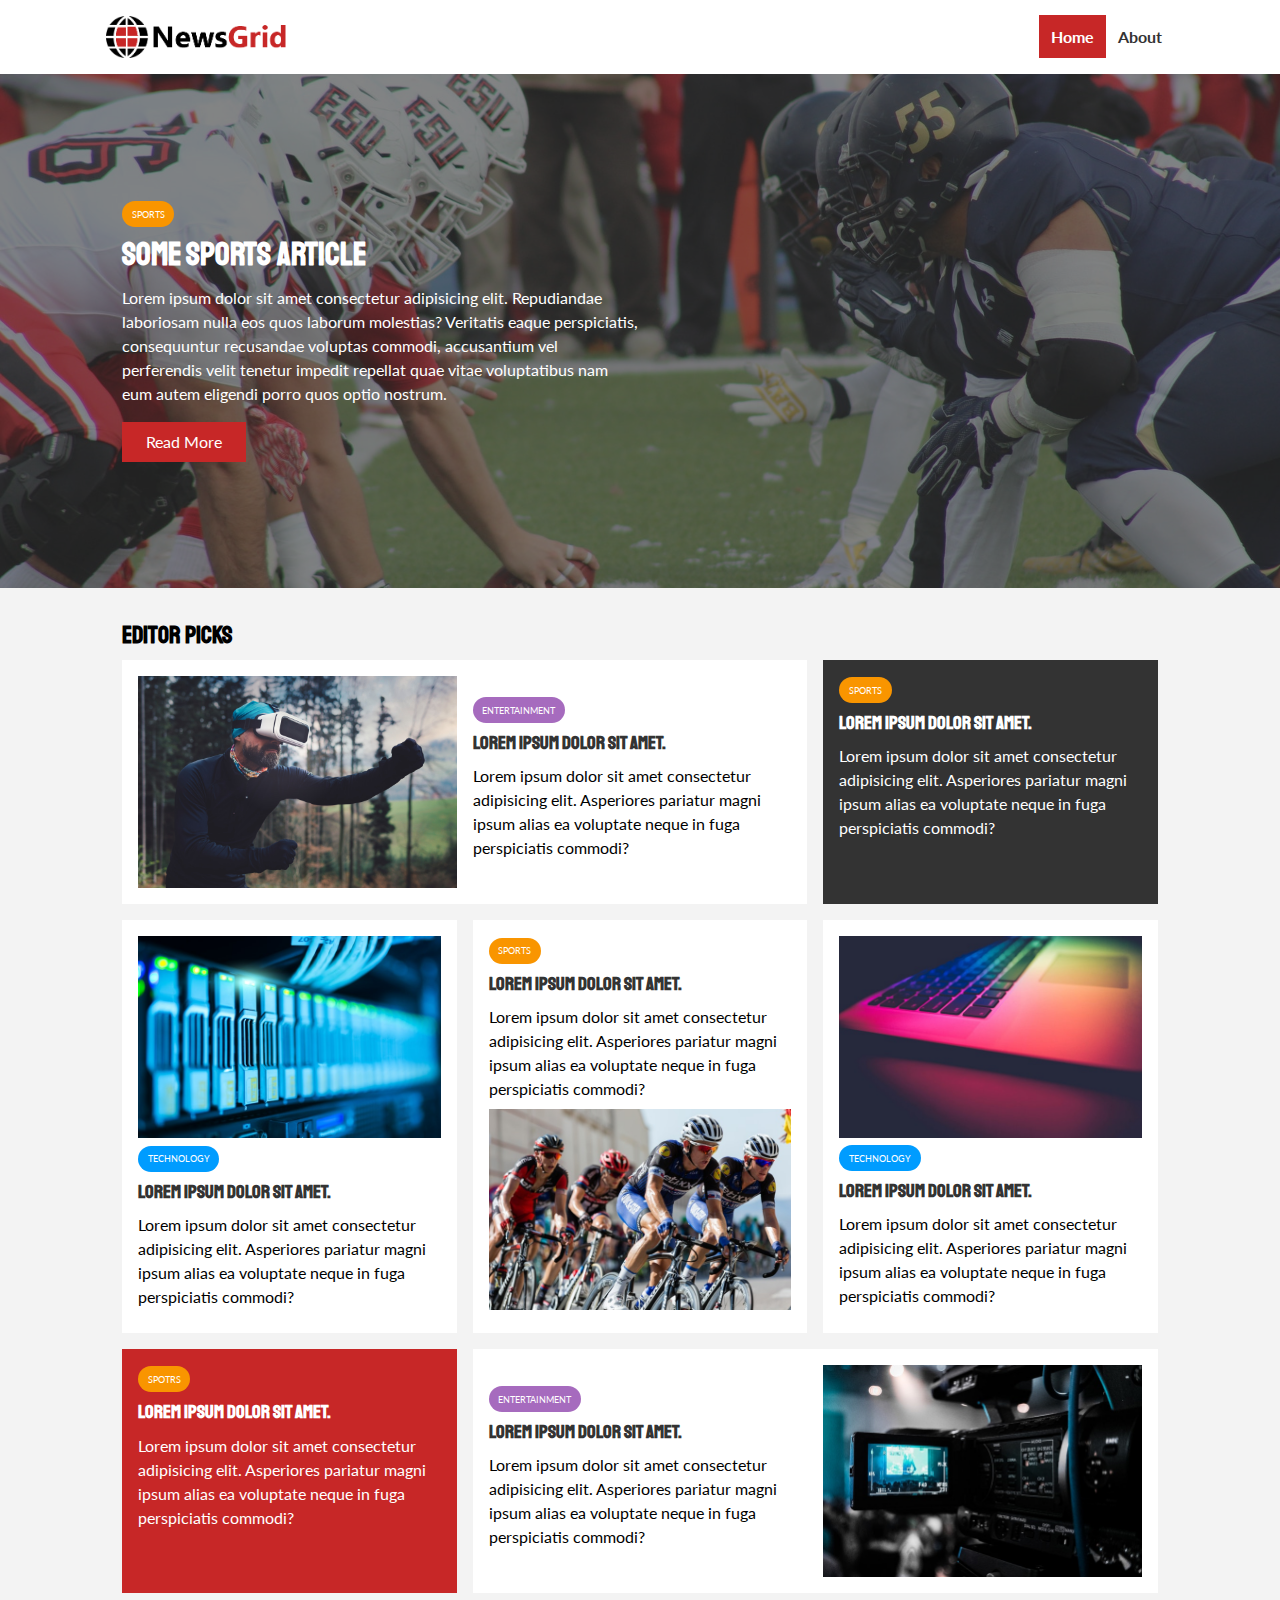
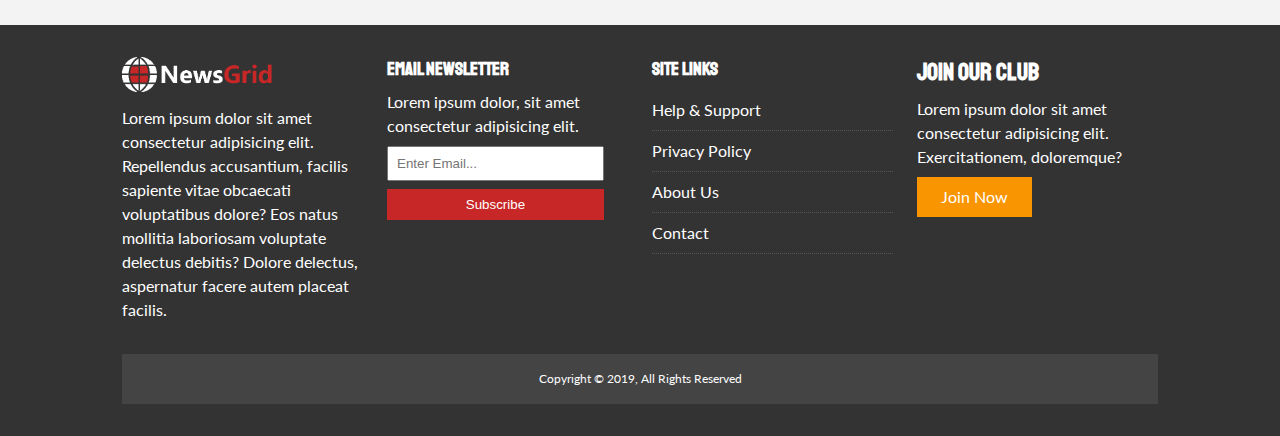
<file: index.html>
<!DOCTYPE html>
<html lang="en">
<head>
    <meta charset="UTF-8">
    <meta name="viewport" content="width=device-width, initial-scale=1.0">
    <meta http-equiv="X-UA-Compatible" content="ie=edge">
    <link rel="stylesheet" href="https://use.fontawesome.com/releases/v5.8.1/css/all.css" integrity="sha384-50oBUHEmvpQ+1lW4y57PTFmhCaXp0ML5d60M1M7uH2+nqUivzIebhndOJK28anvf" crossorigin="anonymous">
    <link href="https://fonts.googleapis.com/css?family=Lato|Staatliches" rel="stylesheet">
    <link rel="stylesheet" href="CSS/style.css">
    <link rel="stylesheet" media="screen and (max-width: 768px)" href="CSS/mobile.css">
    <link rel="shortcut icon" type="image/x-icon" href="favicon.ico">
    <title>NewsGrid | Latest News</title>
</head>
<body>
    <nav id="main-nav">
        <div class="container">
            <img src="img/logo.png" alt="NewsGrid" class="logo">
            <div class="social">
                <a href="http://facebook.com" target="_blank"><i class="fab fa-facebook fa-2x"></i></a>
                <a href="http://twitter.com" target="_blank"><i class="fab fa-twitter fa-2x"></i></a>
                <a href="http://instagram.com" target="_blank"><i class="fab fa-instagram fa-2x"></i></a>
                <a href="http://youtube.com" target="_blank"><i class="fab fa-youtube fa-2x"></i></a>
            </div>
            <ul>
                <li><a class="current" href="index.html">Home</a></li>
                <li><a href="about.html">About</a></li>
            </ul>
        </div>
    </nav>

    <!-- Showcase -->
    <header id="showcase">
        <div class="container">
            <div class="showcase-container">
                <div class="showcase-content">
                    <div class="category category-sports">Sports</div>
                    <h1>Some Sports Article</h1>
                    <p>Lorem ipsum dolor sit amet consectetur adipisicing elit. Repudiandae laboriosam nulla eos quos laborum molestias? Veritatis eaque perspiciatis, consequuntur recusandae voluptas commodi, accusantium vel perferendis velit tenetur impedit repellat quae vitae voluptatibus nam eum autem eligendi porro quos optio nostrum.</p>
                    <a href="article.html" class="btn btn-primary">Read More</a>
                </div>
            </div>
        </div>
    </header>

    <!-- Home Articles -->
    <section id="home-articles" class="py-2">
        <div class="container">
            <h2>Editor Picks</h2>
            <div class="articles-container">
                <article class="card">
                    <img src="img/articles/ent1.jpg" alt="">
                    <div>
                        <div class="category category-ent">Entertainment</div>
                        <h3>
                            <a href="article.html">Lorem ipsum dolor sit amet.</a>
                        </h3>
                        <p>Lorem ipsum dolor sit amet consectetur adipisicing elit. Asperiores pariatur magni ipsum alias ea voluptate neque in fuga perspiciatis commodi?</p>
                    </div>
                </article>
                <article class="card bg-dark">
                    <div class="category category-sports">Sports</div>
                    <h3>
                        <a href="article.html">Lorem ipsum dolor sit amet.</a>
                    </h3>
                    <p>Lorem ipsum dolor sit amet consectetur adipisicing elit. Asperiores pariatur magni ipsum alias ea voluptate neque in fuga perspiciatis commodi?</p>
                    </article>
                <article class="card">
                    <img src="/img/articles/tech1.jpg" alt="">
                    <div class="category category-tech">Technology</div>
                    <h3>
                        <a href="article.html">Lorem ipsum dolor sit amet.</a>
                    </h3>
                    <p>Lorem ipsum dolor sit amet consectetur adipisicing elit. Asperiores pariatur magni ipsum alias ea voluptate neque in fuga perspiciatis commodi?</p>
                </article>
                <article class="card">
                    <div class="category category-sports">Sports</div>
                    <h3>
                        <a href="article.html">Lorem ipsum dolor sit amet.</a>
                    </h3>
                    <p>Lorem ipsum dolor sit amet consectetur adipisicing elit. Asperiores pariatur magni ipsum alias ea voluptate neque in fuga perspiciatis commodi?</p>
                    <img src="/img/articles/sports1.jpg" alt="">
                </article>
                <article class="card">
                        <img src="/img/articles/tech2.jpg" alt="">
                    <div class="category category-tech">Technology</div>
                    <h3>
                        <a href="article.html">Lorem ipsum dolor sit amet.</a>
                    </h3>
                    <p>Lorem ipsum dolor sit amet consectetur adipisicing elit. Asperiores pariatur magni ipsum alias ea voluptate neque in fuga perspiciatis commodi?</p>
                </article>
                <article class="card bg-primary">
                    <div class="category category-sports">Spotrs</div>
                    <h3>
                        <a href="article.html">Lorem ipsum dolor sit amet.</a>
                    </h3>
                    <p>Lorem ipsum dolor sit amet consectetur adipisicing elit. Asperiores pariatur magni ipsum alias ea voluptate neque in fuga perspiciatis commodi?</p>
                </article>
                <article class="card">
                    <div>
                        <div class="category category-ent">Entertainment</div>
                        <h3>
                            <a href="article.html">Lorem ipsum dolor sit amet.</a>
                        </h3>
                        <p>Lorem ipsum dolor sit amet consectetur adipisicing elit. Asperiores pariatur magni ipsum alias ea voluptate neque in fuga perspiciatis commodi?</p>
                    </div>
                    <img src="img/articles/ent2.jpg" alt="">
                </article>
            </div>
        </div>
    </section>

    <!-- footer -->
    <footer id="main-footer" class="py-2">
        <div class="container footer-container">
            <div>
                <img src="img/logo_light.png" alt="NewsGrid">
                <p>Lorem ipsum dolor sit amet consectetur adipisicing elit. Repellendus accusantium, facilis sapiente vitae obcaecati voluptatibus dolore? Eos natus mollitia laboriosam voluptate delectus debitis? Dolore delectus, aspernatur facere autem placeat facilis.</p>
            </div>
            <div>
                <h3>Email Newsletter</h3>
                <p>Lorem ipsum dolor, sit amet consectetur adipisicing elit.</p>
                <form>
                    <input type="email" placeholder="Enter Email...">
                    <input type="submit" value="Subscribe" class="btn btn-primary">
                </form>
            </div>
            <div>
                <h3>Site Links</h3>
                <ul class="list">
                    <li><a href="#">Help & Support</a></li>
                    <li><a href="#">Privacy Policy</a></li>
                    <li><a href="#">About Us</a></li>
                    <li><a href="#">Contact</a></li>
                </ul>
            </div>
            <div>
                <h2>Join Our Club</h2>
                <p>Lorem ipsum dolor sit amet consectetur adipisicing elit. Exercitationem, doloremque?</p>
                <a href="" class="btn btn-secondary">Join Now</a>
            </div>
            <div>
                <p>Copyright &copy; 2019, All Rights Reserved</p>
            </div>
        </div>
    </footer>
</body>
</html>
</file>
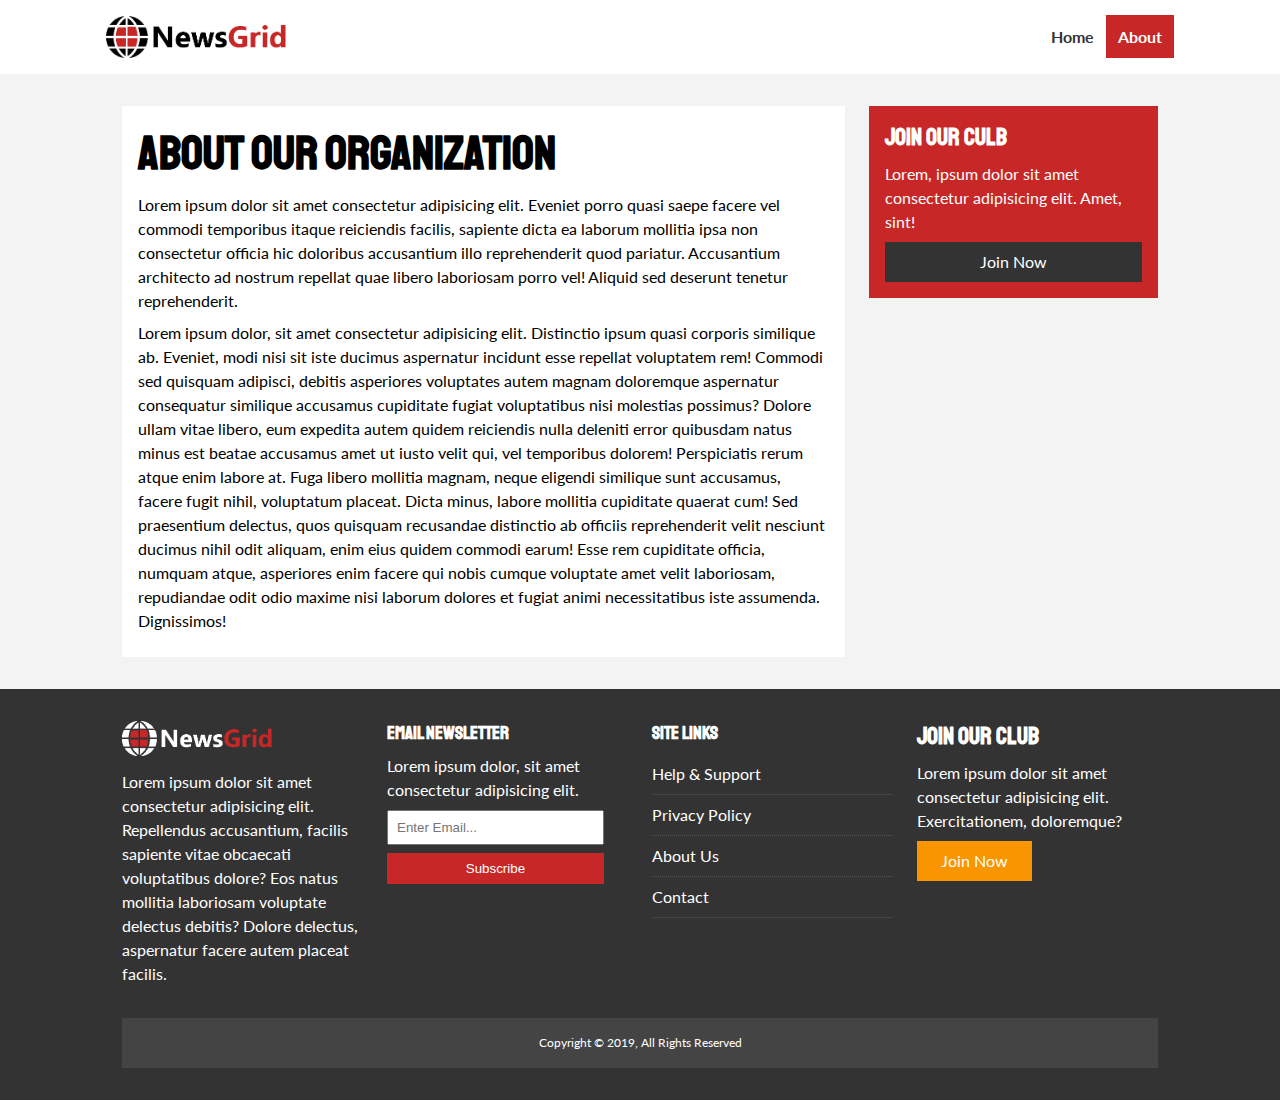
<file: about.html>
<!DOCTYPE html>
<html lang="en">
<head>
    <meta charset="UTF-8">
    <meta name="viewport" content="width=device-width, initial-scale=1.0">
    <meta http-equiv="X-UA-Compatible" content="ie=edge">
    <link rel="stylesheet" href="https://use.fontawesome.com/releases/v5.8.1/css/all.css" integrity="sha384-50oBUHEmvpQ+1lW4y57PTFmhCaXp0ML5d60M1M7uH2+nqUivzIebhndOJK28anvf" crossorigin="anonymous">
    <link href="https://fonts.googleapis.com/css?family=Lato|Staatliches" rel="stylesheet">
    <link rel="stylesheet" href="CSS/style.css">
    <link rel="stylesheet" media="screen and (max-width: 768px)" href="CSS/mobile.css">
    <link rel="shortcut icon" type="image/x-icon" href="favicon.ico">
    <title>NewsGrid | Latest About</title>
</head>
<body>
    <nav id="main-nav">
        <div class="container">
            <img src="img/logo.png" alt="NewsGrid" class="logo">
            <div class="social">
                <a href="http://facebook.com" target="_blank"><i class="fab fa-facebook fa-2x"></i></a>
                <a href="http://twitter.com" target="_blank"><i class="fab fa-twitter fa-2x"></i></a>
                <a href="http://instagram.com" target="_blank"><i class="fab fa-instagram fa-2x"></i></a>
                <a href="http://youtube.com" target="_blank"><i class="fab fa-youtube fa-2x"></i></a>
            </div>
            <ul>
                <li><a href="index.html">Home</a></li>
                <li><a class="current" href="about.html">About</a></li>
            </ul>
        </div>
    </nav>

    <section id="about">
        <div class="container">
            <div class="page-container">
                <article class="card">
                    <h1 class="l-heading">About Our Organization</h1>
                    <p>Lorem ipsum dolor sit amet consectetur adipisicing elit. Eveniet porro quasi saepe facere vel commodi temporibus itaque reiciendis facilis, sapiente dicta ea laborum mollitia ipsa non consectetur officia hic doloribus accusantium illo reprehenderit quod pariatur. Accusantium architecto ad nostrum repellat quae libero laboriosam porro vel! Aliquid sed deserunt tenetur reprehenderit.</p>
                    <p>Lorem ipsum dolor, sit amet consectetur adipisicing elit. Distinctio ipsum quasi corporis similique ab. Eveniet, modi nisi sit iste ducimus aspernatur incidunt esse repellat voluptatem rem! Commodi sed quisquam adipisci, debitis asperiores voluptates autem magnam doloremque aspernatur consequatur similique accusamus cupiditate fugiat voluptatibus nisi molestias possimus? Dolore ullam vitae libero, eum expedita autem quidem reiciendis nulla deleniti error quibusdam natus minus est beatae accusamus amet ut iusto velit qui, vel temporibus dolorem! Perspiciatis rerum atque enim labore at. Fuga libero mollitia magnam, neque eligendi similique sunt accusamus, facere fugit nihil, voluptatum placeat. Dicta minus, labore mollitia cupiditate quaerat cum! Sed praesentium delectus, quos quisquam recusandae distinctio ab officiis reprehenderit velit nesciunt ducimus nihil odit aliquam, enim eius quidem commodi earum! Esse rem cupiditate officia, numquam atque, asperiores enim facere qui nobis cumque voluptate amet velit laboriosam, repudiandae odit odio maxime nisi laborum dolores et fugiat animi necessitatibus iste assumenda. Dignissimos!</p>
                </article>
                <aside class="card bg-primary">
                    <h2>Join Our Culb</h2>
                    <p>Lorem, ipsum dolor sit amet consectetur adipisicing elit. Amet, sint!</p>
                    <a href="#" class="btn btn-dark btn-block">Join Now</a>
                </aside>
            </div>
        </div>
    </section>

    <!-- footer -->
    <footer id="main-footer" class="py-2">
        <div class="container footer-container">
            <div>
                <img src="img/logo_light.png" alt="NewsGrid">
                <p>Lorem ipsum dolor sit amet consectetur adipisicing elit. Repellendus accusantium, facilis sapiente vitae obcaecati voluptatibus dolore? Eos natus mollitia laboriosam voluptate delectus debitis? Dolore delectus, aspernatur facere autem placeat facilis.</p>
            </div>
            <div>
                <h3>Email Newsletter</h3>
                <p>Lorem ipsum dolor, sit amet consectetur adipisicing elit.</p>
                <form>
                    <input type="email" placeholder="Enter Email...">
                    <input type="submit" value="Subscribe" class="btn btn-primary">
                </form>
            </div>
            <div>
                <h3>Site Links</h3>
                <ul class="list">
                    <li><a href="#">Help & Support</a></li>
                    <li><a href="#">Privacy Policy</a></li>
                    <li><a href="#">About Us</a></li>
                    <li><a href="#">Contact</a></li>
                </ul>
            </div>
            <div>
                <h2>Join Our Club</h2>
                <p>Lorem ipsum dolor sit amet consectetur adipisicing elit. Exercitationem, doloremque?</p>
                <a href="" class="btn btn-secondary">Join Now</a>
            </div>
            <div>
                <p>Copyright &copy; 2019, All Rights Reserved</p>
            </div>
        </div>
    </footer>
</body>
</html>
</file>
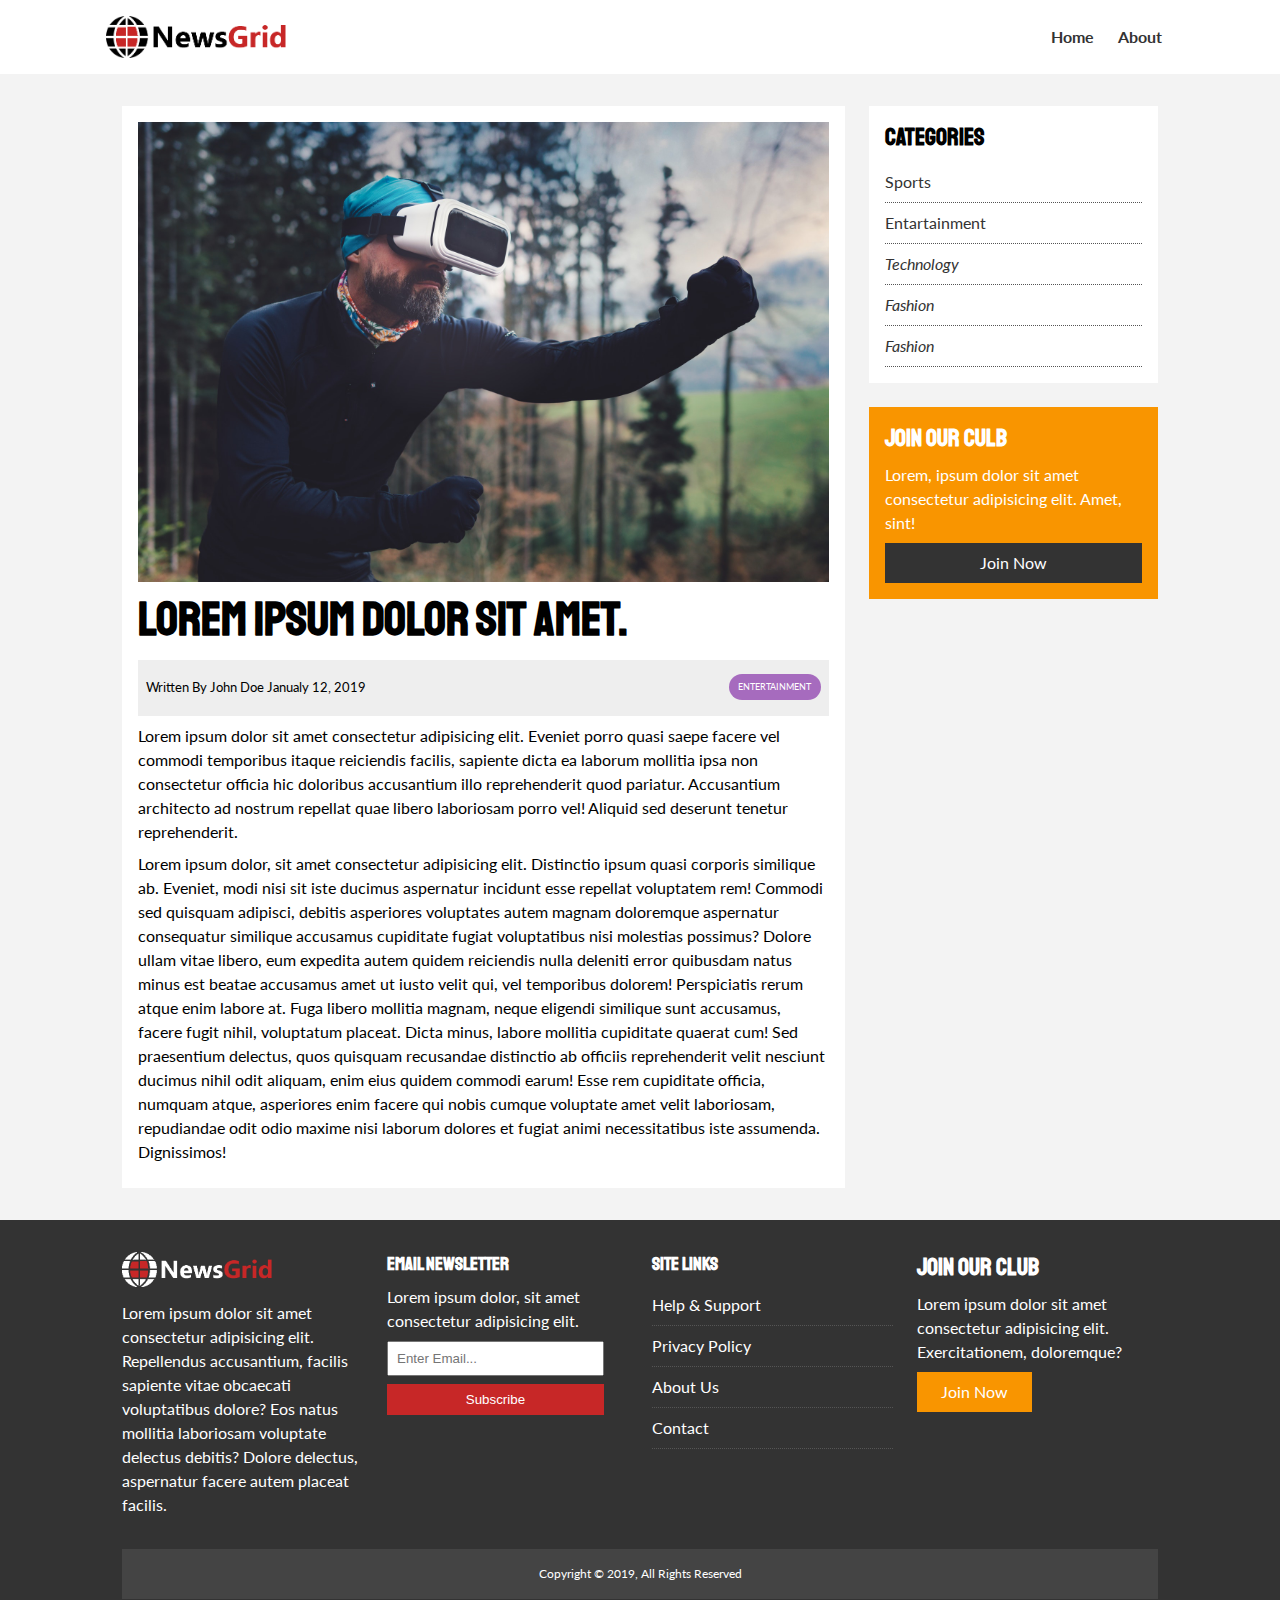
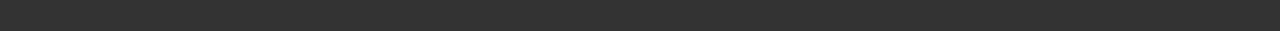
<file: article.html>
<!DOCTYPE html>
<html lang="en">
<head>
    <meta charset="UTF-8">
    <meta name="viewport" content="width=device-width, initial-scale=1.0">
    <meta http-equiv="X-UA-Compatible" content="ie=edge">
    <link rel="stylesheet" href="https://use.fontawesome.com/releases/v5.8.1/css/all.css" integrity="sha384-50oBUHEmvpQ+1lW4y57PTFmhCaXp0ML5d60M1M7uH2+nqUivzIebhndOJK28anvf" crossorigin="anonymous">
    <link href="https://fonts.googleapis.com/css?family=Lato|Staatliches" rel="stylesheet">
    <link rel="stylesheet" href="CSS/style.css">
    <link rel="stylesheet" media="screen and (max-width: 768px)" href="CSS/mobile.css">
    <link rel="shortcut icon" type="image/x-icon" href="favicon.ico">
    <title>NewsGrid | Latest News</title>
</head>
<body>
    <nav id="main-nav">
        <div class="container">
            <img src="img/logo.png" alt="NewsGrid" class="logo">
            <div class="social">
                <a href="http://facebook.com" target="_blank"><i class="fab fa-facebook fa-2x"></i></a>
                <a href="http://twitter.com" target="_blank"><i class="fab fa-twitter fa-2x"></i></a>
                <a href="http://instagram.com" target="_blank"><i class="fab fa-instagram fa-2x"></i></a>
                <a href="http://youtube.com" target="_blank"><i class="fab fa-youtube fa-2x"></i></a>
            </div>
            <ul>
                <li><a href="index.html">Home</a></li>
                <li><a href="about.html">About</a></li>
            </ul>
        </div>
    </nav>

    <section id="article">
        <div class="container">
            <div class="page-container">
                <article class="card">
                    <img src="img/articles/ent1.jpg" alt="">
                    <h1 class="l-heading">Lorem ipsum dolor sit amet.</h1>
                    <div class="meta">
                        <small>
                            <i class="fas fa-user"></i> Written By John Doe Janualy 12, 2019
                        </small>
                        <div class="category category-ent">Entertainment</div>
                    </div>
                    <p>Lorem ipsum dolor sit amet consectetur adipisicing elit. Eveniet porro quasi saepe facere vel commodi temporibus itaque reiciendis facilis, sapiente dicta ea laborum mollitia ipsa non consectetur officia hic doloribus accusantium illo reprehenderit quod pariatur. Accusantium architecto ad nostrum repellat quae libero laboriosam porro vel! Aliquid sed deserunt tenetur reprehenderit.</p>
                    <p>Lorem ipsum dolor, sit amet consectetur adipisicing elit. Distinctio ipsum quasi corporis similique ab. Eveniet, modi nisi sit iste ducimus aspernatur incidunt esse repellat voluptatem rem! Commodi sed quisquam adipisci, debitis asperiores voluptates autem magnam doloremque aspernatur consequatur similique accusamus cupiditate fugiat voluptatibus nisi molestias possimus? Dolore ullam vitae libero, eum expedita autem quidem reiciendis nulla deleniti error quibusdam natus minus est beatae accusamus amet ut iusto velit qui, vel temporibus dolorem! Perspiciatis rerum atque enim labore at. Fuga libero mollitia magnam, neque eligendi similique sunt accusamus, facere fugit nihil, voluptatum placeat. Dicta minus, labore mollitia cupiditate quaerat cum! Sed praesentium delectus, quos quisquam recusandae distinctio ab officiis reprehenderit velit nesciunt ducimus nihil odit aliquam, enim eius quidem commodi earum! Esse rem cupiditate officia, numquam atque, asperiores enim facere qui nobis cumque voluptate amet velit laboriosam, repudiandae odit odio maxime nisi laborum dolores et fugiat animi necessitatibus iste assumenda. Dignissimos!</p>
                </article>

                <aside id="categorise" class="card">
                    <h2>Categories</h2>
                    <ul class="list">
                        <li><a href="#"><i class="fas fa-chevron-right"></i> Sports</a></li>
                        <li><a href="#"><i class="fas fa-chevron-right"></i> Entartainment</a></li>
                        <li><a href="#"><i class="fas fa-chevron-right">Technology</i></a></li>
                        <li><a href="#"><i class="fas fa-chevron-right"> Fashion</i></a></li>
                        <li><a href="#"><i class="fas fa-chevron-right"> Fashion</i></a></li>
                    </ul>
                </aside>

                <aside class="card bg-secondary">
                    <h2>Join Our Culb</h2>
                    <p>Lorem, ipsum dolor sit amet consectetur adipisicing elit. Amet, sint!</p>
                    <a href="#" class="btn btn-dark btn-block">Join Now</a>
                </aside>
            </div>
        </div>
    </section>

    <!-- footer -->
    <footer id="main-footer" class="py-2">
        <div class="container footer-container">
            <div>
                <img src="img/logo_light.png" alt="NewsGrid">
                <p>Lorem ipsum dolor sit amet consectetur adipisicing elit. Repellendus accusantium, facilis sapiente vitae obcaecati voluptatibus dolore? Eos natus mollitia laboriosam voluptate delectus debitis? Dolore delectus, aspernatur facere autem placeat facilis.</p>
            </div>
            <div>
                <h3>Email Newsletter</h3>
                <p>Lorem ipsum dolor, sit amet consectetur adipisicing elit.</p>
                <form>
                    <input type="email" placeholder="Enter Email...">
                    <input type="submit" value="Subscribe" class="btn btn-primary">
                </form>
            </div>
            <div>
                <h3>Site Links</h3>
                <ul class="list">
                    <li><a href="#">Help & Support</a></li>
                    <li><a href="#">Privacy Policy</a></li>
                    <li><a href="#">About Us</a></li>
                    <li><a href="#">Contact</a></li>
                </ul>
            </div>
            <div>
                <h2>Join Our Club</h2>
                <p>Lorem ipsum dolor sit amet consectetur adipisicing elit. Exercitationem, doloremque?</p>
                <a href="" class="btn btn-secondary">Join Now</a>
            </div>
            <div>
                <p>Copyright &copy; 2019, All Rights Reserved</p>
            </div>
        </div>
    </footer>
</body>
</html>
</file>
<file: CSS/style.css>
:root {
   --primary-color: #c72727;
   --secondary-color: #f99500;
   --light-color: #f3f3f3;
   --dark-color: #333;
   --max-width: 1100px; 
}

.category {
    --sprts-color: #f99500;
    --ent-color: #a66bbe;
    --tech-color: #009cff;
}

* {
    margin: 0;
    padding: 0;
    box-sizing: border-box;
}

body {
    font-family: 'Lato', sans-serif;
    line-height: 1.5;
    background: var(--light-color);
} 

a {
    color: #333;
    text-decoration: none;
}

ul {
    list-style: none;
}

p {
    margin: .5rem 0;
}

img {
    width: 100%;
}

h1, h2, h3, h4, h5, h6 {
    font-family: 'Staatliches', cursive;
    margin-bottom: .55rem;
    line-height: 1.3;
}

/* Utility */
.container {
    max-width: var(--max-width);
    margin: auto;
    padding: 0 2rem;
    overflow: hidden;
}

.category {
    display: inline-block;
    color: #fff;
    font-size: 0.55rem;
    text-transform: uppercase;
    padding: 0.4rem 0.6rem;
    border-radius: 15px;
    margin-bottom : 0.5rem;
}

.category-sports { background: var(--sprts-color);}
.category-ent { background: var(--ent-color);}
.category-tech { background: var(--tech-color);}

.btn {
    display: inline-block;
    border: none;
    background: var(--dark-color);
    color: #fff;
    padding: 0.5rem 1.5rem;
}

.btn-block {
    display: block;
    width: 100%;
    text-align: center;
}

.btn:hover {
    opacity: 0.8;
}

.btn-light { background: var(--light-color)}
.btn-primary { background: var(--primary-color)}
.btn-secondary { background: var(--secondary-color)}

.card {
    background: #fff;
    padding: 1rem;
}

.bg-dark {
    background: var(--dark-color);
    color:#fff;
}

.bg-primary {
    background: var(--primary-color);
    color:#fff;
}

.bg-secondary {
    background: var(--secondary-color);
    color:#fff;
}

.bg-dark h1,
.bg-dark h2,
.bg-dark h3,
.bg-dark a ,
.bg-primary h1,
.bg-primary h2,
.bg-primary h3,
.bg-primary a,
.bg-secondary h1,
.bg-secondary h2,
.bg-secondary h3,
.bg-secondary a {
    color: #fff;
}

.py-1 { padding: 1.5rem 0 }
.py-2 { padding: 2rem 0 }
.py-3 { padding: 3rem 0 }
.p-1 { padding: 1.5rem }
.p-2 { padding: 2rem }
.p-3 { padding: 3rem }

.l-heading {
    font-size: 3rem;
}

.list li {
    padding: .5rem 0;
    border-bottom: #555 dotted 1px;
}

.list li a:hover {
    color: var(--primary-color) !important;
}

/* Inner page grid container */
.page-container {
    display: grid;
    grid-template-columns: 5fr 2fr;
    margin: 2rem 0;
    grid-gap: 1.5rem;
}

.page-container > *:first-child {
    grid-row: 1 / span 3;
}

/* Navigation */
#main-nav {
    background: #fff;
    position: sticky;
    top: 0;
    z-index: 2;
}

#main-nav .container {
    display: grid;
    grid-template-columns: 6fr 3fr 2fr;
    padding: 1rem;
    align-items: center;
}

#main-nav .logo {
    width: 180px;
}

#main-nav ul {
    justify-self: end;
    display: flex;
}

#main-nav ul li a {
    padding: 0.75rem;
    font-weight: bold;
}

#main-nav ul li a.current {
    background: var(--primary-color);
    color: #fff;
}

#main-nav ul li a:hover {
    background: var(--light-color);
    color: var(--dark-color);
}

#main-nav .social {
    justify-self: center;
}

#main-nav .social i {
    color: #777;
    margin-right: .5rem;
}

/* Showcase */
#showcase {
    color: #fff;
    background: #333;
    padding: 2rem;
    position: relative;
}

#showcase:before {
    content:'';
    background: url('../img/featured.jpg') no-repeat center center/cover;
    position: absolute;
    top: 0;
    left: 0;
    width: 100%;
    height: 100%;
    opacity: 0.4;
}

#showcase .showcase-container {
    display: grid;
    grid-template-columns: repeat(2, 1fr);
    justify-content: center;
    align-items: center;
    height: 50vh;
}

#showcase .showcase-content {
    z-index: 1;
}

#showcase .showcase-content p {
    margin-bottom: 1rem;
}

/* Home Articles */
#home-articles .articles-container {
    display: grid;
    grid-template-columns: repeat(3, 1fr);
    grid-gap: 1rem;
}

#home-articles .articles-container > *:first-child,
#home-articles .articles-container > *:last-child {
    display: grid;
    grid-template-columns: repeat(2, 1fr);
    grid-gap: 1rem;
    align-items: center;
    grid-column: 1 / span 2;
}

#home-articles .articles-container > *:last-child {
    grid-column: 2 / span 2;
}

#article .meta {
    display: flex;
    justify-content: space-between;
    align-items: center;
    background: #eee;
    padding: 0.5rem;

}

#article .meta .category {
    margin-top: 0.4rem;
}

/* footer */
#main-footer {
    background: var(--dark-color);
    color: #fff;
}

#main-footer img {
    width: 150px;
}

#main-footer a {
    color: #fff;
}

#main-footer .footer-container {
    display: grid;
    grid-template-columns: repeat(4, 1fr);
    grid-gap: 1.5rem;
}

#main-footer .footer-container > *:last-child {
    background: #444;
    grid-column: 1 / span 4;
    padding: .5rem;
    text-align: center;
    font-size: 0.75rem;
} 

#main-footer .footer-container input[type='email'] {
    width: 90%;
    padding: 0.5rem;
    margin-bottom: 0.5rem;
}

#main-footer .footer-container input[type='submit'] {
    width: 90%;
}
</file>
<file: CSS/mobile.css>
/* Navigation */
#main-nav .social {
    display: none;
}

#main-nav .container {
    grid-template-columns: 1fr;
    grid-gap: 1.2rem;
}

#main-nav ul,
#main-nav .logo {
    justify-self: center;
}

#main-nav ul li a {
    padding: 0.50rem;
}

#home-articles .articles-container {
    grid-template-columns: repeat(2, 1fr)
}

#home-articles .articles-container > *:first-child {
    grid-template-columns: 1fr;
    grid-column: 1;
}

#home-articles .articles-container > *:last-child {
    grid-template-columns: 1fr;
    grid-column: 1;
}

@media(max-width: 600px) {
    /* Stack Grid Items */
    #showcase .showcase-container,
    #home-articles .articles-container,
    #main-footer .footer-container {
        grid-template-columns: 1fr;
    }

    #main-footer .footer-container > *:last-child {
        grid-column: 1;
    }

    #main-footer .footer-container > *:first-child,
    #main-footer .footer-container > *:nth-child(2) {
        border-bottom : rgb(95, 93, 93) dotted 1px;
        padding-bottom: 1rem;
    }
    
    .page-container {
        grid-template-columns: 1fr;
        text-align: center;
    }
    
    .page-container > *:first-child {
        grid-row: 1;
    }

    .l-heading {
        font-size: 2rem;
    }
}
</file>
